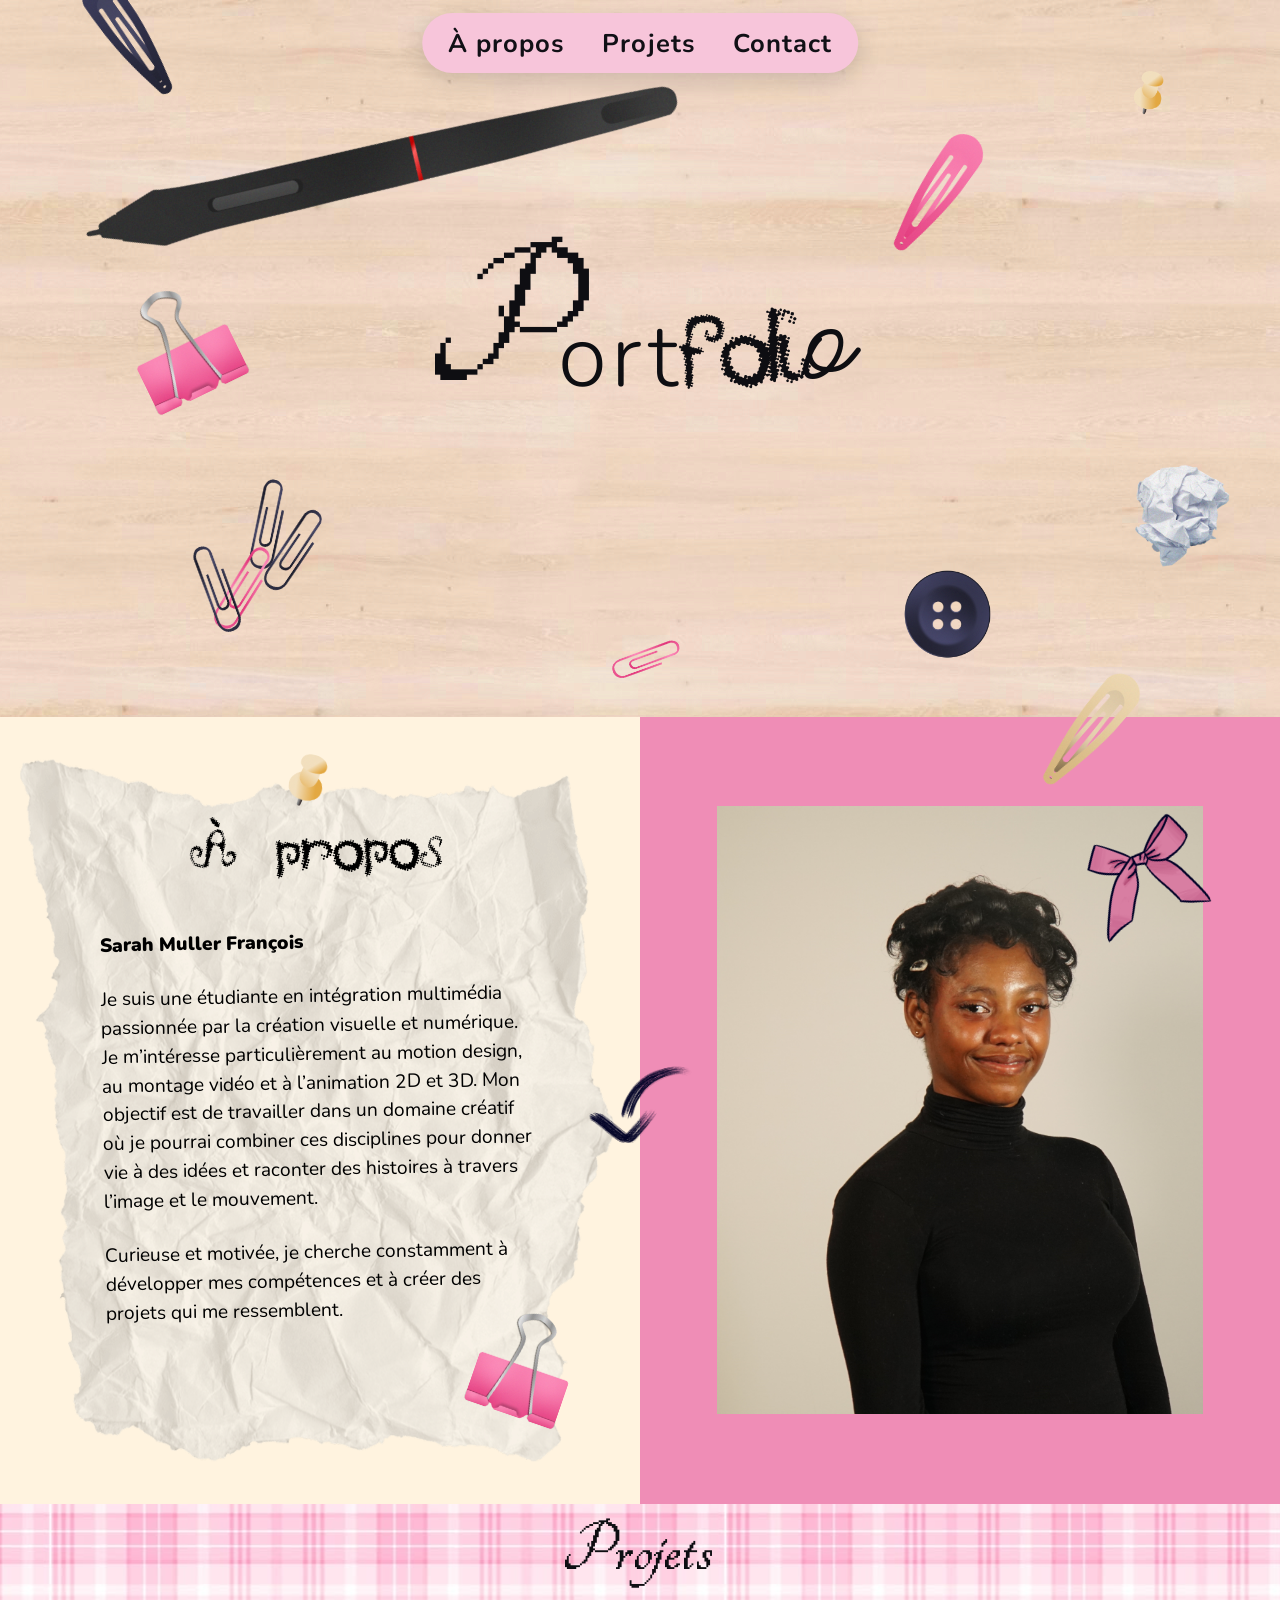
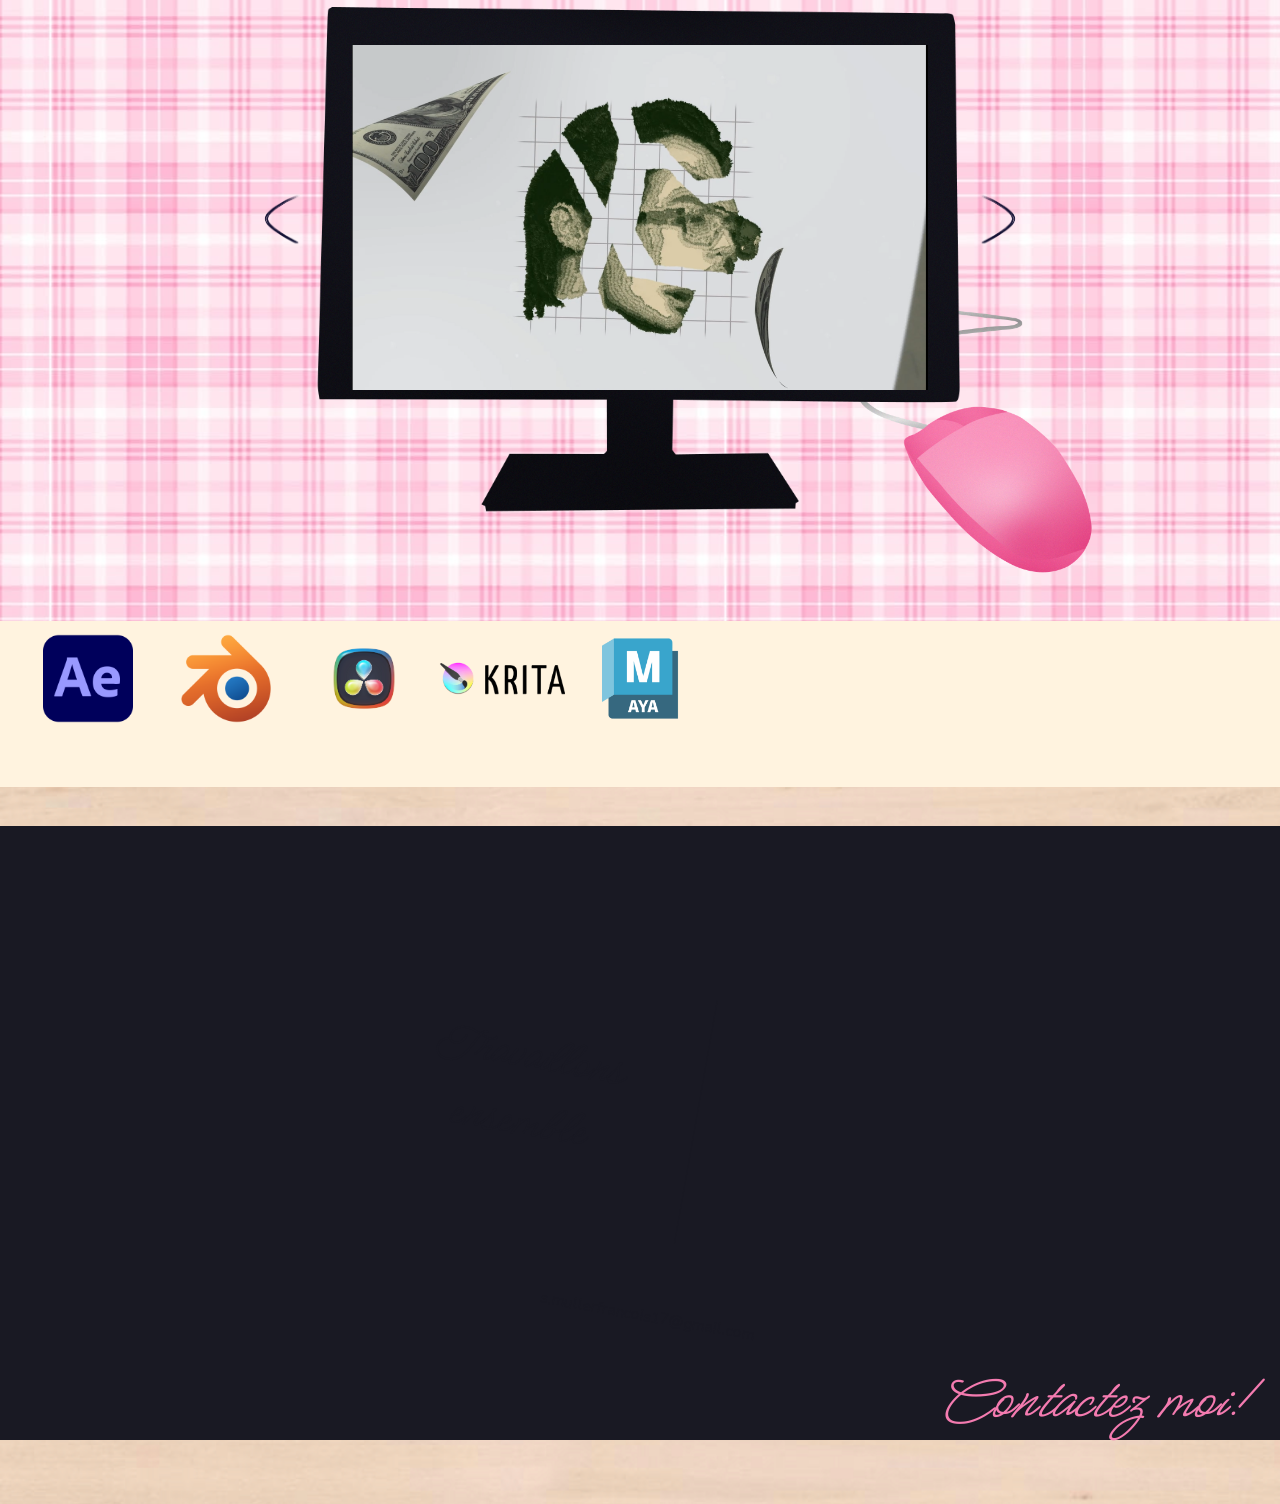
<file: index.html>
<!DOCTYPE html>
<html lang="fr">

<head>
    <meta charset="UTF-8">

    <meta
        name="viewport"
        content="width=device-width, initial-scale=1.0">

    <title>Portfolio Sarah Muller François</title>

        <!-- Charger les bases avant les styles de section. responsive.css arrive en dernier pour adapter la mise en page. La version dans les URL force le navigateur à récupérer les fichiers actualisés. -->
        <link rel="stylesheet" href="css/global.css?v=20261008-photo-16">
        <link rel="stylesheet" href="css/navigation.css?v=20261008-photo-16">
        <link rel="stylesheet" href="css/hero.css?v=20261008-blue-barrette-19">
        <link rel="stylesheet" href="css/about.css?v=20261104-portrait">
        <link rel="stylesheet" href="css/projects.css?v=20261008-mouse-size-24">
        <link rel="stylesheet" href="css/skills.css?v=20261008-skill-labels-23">
        <link rel="stylesheet" href="css/contact.css?v=20261008-photo-16">
        <link rel="stylesheet" href="css/responsive.css?v=20261104-portrait">
</head>

<body>

    <!-- =========================================
         NAVIGATION PRINCIPALE
         ========================================= -->

    <nav
        class="main-nav"
        aria-label="Navigation principale">

        <a href="#a-propos">
            À propos
        </a>

        <a href="#projets">
            Projets
        </a>

        <a href="#contact">
            Contact
        </a>

    </nav>


    <main>

        <!-- =========================================
             BANNIÈRE D’ACCUEIL
             ========================================= -->

        <header class="hero">

            <!-- Repère des images décoratives ; main.js découpe le titre en lettres pour son animation. -->
            <div class="hero__art">

                <h1
                    class="hero__title"
                    id="hero-title">
                    Portfolio
                </h1>

                <img
                    src="./maket/illustrations/bouton_illustration.png"
                    alt="Image bouton bleu"
                    class="bouton-bleu" loading="lazy" decoding="async">

                <img
                    src="./maket/illustrations/barrette_beige_illustration.png"
                    alt="Image barrette beige"
                    class="barrette-beige" loading="lazy" decoding="async">

                <img
                    src="./maket/illustrations/barrette_bleu_illustration.png"
                    alt="Image barrette bleu"
                    class="barrette-bleu" loading="lazy" decoding="async">

                <img
                    src="./maket/illustrations/barrette_rose_illustration.png"
                    alt="Image barrette rose"
                    class="barrette-rose" loading="lazy" decoding="async">

                <img
                    src="./maket/illustrations/trombone_bleu_illustration.png"
                    alt="Image trombone bleu"
                    class="trombone-bleu trombone-bleu--first" loading="lazy" decoding="async">

                <img
                    src="./maket/illustrations/trombone_rose_illustration.png"
                    alt="Image trombone rose"
                    class="trombone-rose" loading="lazy" decoding="async">

                <img
                    src="./maket/illustrations/pin_illustration.png"
                    alt="Image pin"
                    class="pin" loading="lazy" decoding="async">

                <img
                    src="./maket/illustrations/trombone_bleu_illustration--second.png"
                    alt="Image deuxième trombone bleu"
                    class="trombone-bleu trombone-bleu--second" loading="lazy" decoding="async">

                <img
                    src="./maket/illustrations/trombone_rose_illustration.png"
                    alt="Image trombone rose"
                    class="trombone-rose trombone-rose--second" loading="lazy" decoding="async">

                <img
                    src="./maket/illustrations/trombone_bleu_illustration--third.png"
                    alt="Image troisième trombone bleu"
                    class="trombone-bleu trombone-bleu--third" loading="lazy" decoding="async">

                <img
                    src="./maket/illustrations/xppen_pen_illustration.png"
                    alt="Image xppen"
                    class="xppen" loading="lazy" decoding="async">

                <img
                    src="./maket/illustrations/clip_illustration.png"
                    alt="Image clip"
                    class="clip" loading="lazy" decoding="async">

                <img
                    src="./maket/illustrations/paperball_iillustration.png"
                    alt="Image paperball"
                    class="paperball" loading="lazy" decoding="async">

            </div>

        </header>


        <!-- =========================================
             À PROPOS
             ========================================= -->

        <section
            class="about"
            id="a-propos"
            aria-labelledby="about-title">

            <!-- Texte sur une texture ajoutée en CSS ; les décorations restent indépendantes du contenu. -->
            <article class="about__paper">

                <img
                    src="./maket/illustrations/pin_illustration.png"
                    alt=""
                    class="about__pin"
                    aria-hidden="true" loading="lazy" decoding="async">

                <h2 id="about-title">
                    À propos
                </h2>

                <p class="about__name"><strong>Sarah Muller François</strong></p>

                <p>
                    Je suis une étudiante en intégration multimédia passionnée par la création visuelle et numérique. Je m’intéresse particulièrement au motion design, au montage vidéo et à l’animation 2D et 3D. Mon objectif est de travailler dans un domaine créatif où je pourrai combiner ces disciplines pour donner vie à des idées et raconter des histoires à travers l’image et le mouvement. 
                </p>

                <p>
                    Curieuse et motivée, je cherche constamment à développer mes compétences et à créer des projets qui me ressemblent.
                </p>

                <img
                    src="./maket/illustrations/clip_illustration.png"
                    alt=""
                    class="about__clip"
                    aria-hidden="true" loading="lazy" decoding="async">

            </article>

            <!-- Cadre réservé à la photo et nœud décoratif. -->
            <article class="about__pink-panel">

                <div
                    class="about__image-placeholder">
                    <!-- Portrait de la section À propos. -->
                    <img
                        src="./assets/Img/Photo_a_propos.JPG"
                        alt="Portrait de Sarah Muller François"
                        class="about__photo"
                        loading="lazy" decoding="async">
                </div>

                <img
                    src="./maket/illustrations/noeu_papillon.png"
                    alt="Noeud rose décoratif"
                    class="about__bow" loading="lazy" decoding="async">

            </article>

            <img
                src="./assets/fleches/fleche_1.png"
                alt=""
                class="about__arrow"
                aria-hidden="true" loading="lazy" decoding="async">

        </section>


        <!-- =========================================
             PROJETS
             ========================================= -->

        <section
            class="projects"
            id="projets"
            aria-labelledby="projects-title">

            <div class="projects__stage">

                <h2
                    id="projects-title"
                    class="projects__title">
                    Projets
                </h2>

                <!-- Écran au calque 1 ; souris au calque 0 derrière lui ; carrousel au calque 3. -->
                <img
                    src="./maket/illustrations/ecran.png"
                    alt=""
                    class="projects__screen"
                    aria-hidden="true" loading="lazy" decoding="async">

                <img
                    src="./maket/illustrations/souris.png"
                    alt=""
                    class="projects__mouse"
                    aria-hidden="true" loading="lazy" decoding="async">

                <!-- Les attributs data-project-* permettent au JavaScript de trouver les boutons et la zone à remplacer. -->
                <div
                    class="projects__carousel"
                    data-project-carousel
                    aria-label="Aperçu de mes projets">

                    <button
                        type="button"
                        class="projects__arrow projects__arrow--prev"
                        data-project-prev
                        aria-label="Projet précédent">

                        <img
                            src="./assets/fleches/fleche_5.png"
                            alt=""
                            class="projects__arrow-icon"
                            aria-hidden="true" loading="lazy" decoding="async">

                    </button>

                    <div
                        class="projects__slot"
                        data-project-slot>

                        <!-- Carte initiale : remplacée par les données chargées depuis data/projects.json. -->
                        <a
                            class="project-card project-card--dark project-card--hyunjin"
                            href="projet.html?project=hyunjin"
                            aria-label="Hyunjin.aep, catégorie Montage vidéo">

                            <span class="project-card__media">

                                <span
                                    class="project-card__graphic project-card__graphic--hyunjin"
                                    aria-hidden="true">
                                </span>

                            </span>

                            <span class="project-card__content">

                                <span class="project-card__eyebrow">
                                    Projet 1
                                </span>

                                <span class="project-card__name">
                                    Hyunjin.aep
                                </span>

                                <span class="project-card__category">
                                    Montage vidéo
                                </span>

                            </span>

                        </a>

                    </div>

                    <button
                        type="button"
                        class="projects__arrow projects__arrow--next"
                        data-project-next
                        aria-label="Projet suivant">

                        <img
                            src="./assets/fleches/fleche_5.png"
                            alt=""
                            class="projects__arrow-icon"
                            aria-hidden="true" loading="lazy" decoding="async">

                    </button>
                </div>

            </div>

        </section>


        <!-- =========================================
             LOGICIELS / COMPÉTENCES
             ========================================= -->

        <section
            class="skills"
            id="logiciels-competences"
            aria-labelledby="skills-title">

            <!-- Chaque figure associe une icône au nom révélé au survol dans skills.css. -->
            <ul
                class="skills__list"
                aria-label="Logiciels et compétences">

                <li class="skills__item">

                    <figure class="skill-card">

                        <img
                            src="./assets/icones/adobe-after-effects-cc-icon.png"
                            alt="Adobe After Effects"
                            class="skill-card__icon" loading="lazy" decoding="async">

                        <figcaption class="skill-card__label">
                            After Effects
                        </figcaption>

                    </figure>

                </li>

                <li class="skills__item">

                    <figure class="skill-card">

                        <img
                            src="./assets/icones/Blender-Logo.png"
                            alt="Blender"
                            class="skill-card__icon" loading="lazy" decoding="async">

                        <figcaption class="skill-card__label">
                            Blender
                        </figcaption>

                    </figure>

                </li>

                <li class="skills__item">

                    <figure class="skill-card">

                        <img
                            src="./assets/icones/davinci_logo.webp"
                            alt="DaVinci Resolve"
                            class="skill-card__icon" loading="lazy" decoding="async">

                        <figcaption class="skill-card__label">
                            DaVinci Resolve
                        </figcaption>

                    </figure>

                </li>

                <li class="skills__item">

                    <figure class="skill-card">

                        <img
                            src="./assets/icones/krita-logo.png"
                            alt="Krita"
                            class="skill-card__icon skill-card__icon--krita" loading="lazy" decoding="async">

                        <figcaption class="skill-card__label">
                            Krita
                        </figcaption>

                    </figure>

                </li>

                <li class="skills__item">

                    <figure class="skill-card">

                        <img
                            src="./assets/icones/maya_logo.png"
                            alt="Maya"
                            class="skill-card__icon skill-card__icon--maya" loading="lazy" decoding="async">

                        <figcaption class="skill-card__label">
                            Maya
                        </figcaption>

                    </figure>

                </li>

                <li class="skills__item">

                    <figure class="skill-card">

                        <img
                            src="./assets/icones/Visual-Studio-Logo.png"
                            alt="Visual Studio"
                            class="skill-card__icon skill-card__icon--vs" loading="lazy" decoding="async">

                        <figcaption class="skill-card__label">
                            Visual Studio
                        </figcaption>

                    </figure>

                </li>

                <li class="skills__item">

                    <figure class="skill-card">

                        <img
                            src="./assets/icones/html_icone.png"
                            alt="HTML"
                            class="skill-card__icon" loading="lazy" decoding="async">

                        <figcaption class="skill-card__label">
                            HTML
                        </figcaption>

                    </figure>

                </li>

                <li class="skills__item">

                    <figure class="skill-card">

                        <img
                            src="./assets/icones/css_icone.png"
                            alt="CSS"
                            class="skill-card__icon" loading="lazy" decoding="async">

                        <figcaption class="skill-card__label">
                            CSS
                        </figcaption>

                    </figure>

                </li>

                <li class="skills__item">

                    <figure class="skill-card">

                        <img
                            src="./assets/icones/wordpress.png"
                            alt="Wordpress"
                            class="skill-card__icon skill-card__icon--wordpress" loading="lazy" decoding="async">

                        <figcaption class="skill-card__label">
                            Wordpress
                        </figcaption>

                    </figure>

                </li>

            </ul>

        </section>


        <!-- =========================================
             CONTACT
             ========================================= -->

        <section
            class="contact"
            id="contact"
            aria-labelledby="contact-title">

            <!-- Fond en bois séparé de la zone sombre pour conserver les bandes autour de la composition. -->
            <div class="contact__wood"></div>

            <div class="contact__stage">

                <img
                    src="./maket/illustrations/enveloppe_illustration.png"
                    alt=""
                    class="contact__envelope"
                    aria-hidden="true" loading="lazy" decoding="async">

                <!-- La carte regroupe image, texte, séparation, réseaux et courriel : tout suit sa rotation. -->
                <div class="contact__card">

                    <img
                        src="./maket/illustrations/Carte.png"
                        alt=""
                        class="contact__card-image" loading="lazy" decoding="async">

                    <div class="contact__card-text">

                        <p>
                            <span class="contact__text-desktop">Vous pouvez me retrouver<br>sur mes réseaux.</span>
                            <span class="contact__text-mobile">Travaillons<br>ensemble</span>
                        </p>

                    </div>

                    <div class="contact__card-line"></div>

                    <div class="contact__card-socials">

                        <!-- Lien vers mon profil LinkedIn. -->
                        <a
                            href="https://www.linkedin.com/in/sarah-muller-fran%C3%A7ois-43366a449"
                            class="contact__card-social contact__card-social--indeed"
                            aria-label="Mon profil LinkedIn"
                            target="_blank"
                            rel="noopener noreferrer">

                            <img
                                src="./assets/icones/linkedin.png"
                                alt="LinkedIn" loading="lazy" decoding="async">

                        </a>

                        <!-- Remplacer # par l’adresse réelle du profil. -->
                        <a
                            href="https://www.instagram.com/ctrlzilla_/"
                            class="contact__card-social contact__card-social--instagram"
                            aria-label="Mon Instagram">

                            <img
                                src="./assets/icones/instagram.png"
                                alt="Mon Instagram" loading="lazy" decoding="async">

                        </a>

                    </div>

                    <div class="contact__card-email">

                        <a href="mailto:s.mullerfrancois17@gmail.com">
                            s.mullerfrancois17@gmail.com
                        </a>

                    </div>

                </div>

                <img
                    src="./assets/fleches/flecheR_1.png"
                    alt=""
                    class="contact__arrow"
                    aria-hidden="true" loading="lazy" decoding="async">

                <div class="contact__message">

                    <h2 id="contact-title">
                        Contactez moi!
                    </h2>

                </div>

            </div>

        </section>

    </main>


    <!-- Le module charge les projets puis initialise les interactions après le HTML. -->
    <script
        type="module"
        src="js/main.js?v=20261013-feedback">
    </script>

</body>

</html>
</file>
<file: css/global.css>
/* Base commune aux deux pages : couleurs, polices locales, fond en bois et largeur des sections. Les variables définies dans :root sont réutilisées avec var(). */

/* =========================================================
   STYLES GLOBAUX DU PORTFOLIO
   ========================================================= */

/* Palette commune : modifier une variable met à jour tous les éléments qui l’utilisent. */
:root {
    --black: #03070d;
    --board-bg: #FFF3DF;
    --board-rim: #f3a7c7;
    --ink: #0e0e12;
    --gray-ink: #1f2233;
    --pink-soft: #f2aac5;
    --pink-strong: #ef8db6;
    --paper: #f4f1eb;
    --metal: #d7c8bd;
    --metal-dark: #b9a99d;
}

/* Inclut les bordures et les marges internes dans la largeur et la hauteur annoncées. */
* {
    box-sizing: border-box;
}

/* Taille de base du texte et défilement doux vers les ancres du menu. */
html {
    font-size: 16px;
    scroll-behavior: smooth;
}

/* Supprime la marge par défaut et répète la texture du bureau en arrière-plan. */
body {
    margin: 0;
    min-height: 100vh;
    position: relative;
    overflow-x: hidden;
    background-image: url("../assets/Img/bois_bureau.png");
    background-repeat: repeat;
    background-position: center top;
    background-size: auto;
}


/* =========================================================
   POLICES
   ========================================================= */

/* Charge une police depuis assets/font ; swap affiche une police de secours pendant le chargement. */
@font-face {
    font-family: "Myrtille Pixel";
    src: url("../assets/font/myrtille-pixel.otf") format("opentype");
    font-display: swap;
}

@font-face {
    font-family: "Mieszkanie";
    src: url("../assets/font/mieszkanie9.otf") format("opentype");
    font-display: swap;
}

@font-face {
    font-family: "Nunito Local";
    src: url("../assets/font/Nunito-VariableFont_wght.ttf") format("truetype");
    font-display: swap;
}

@font-face {
    font-family: "Meow Script";
    src: url("../assets/font/MeowScript-Regular.ttf") format("truetype");
    font-display: swap;
}


/* =========================================================
   CONTENEUR PRINCIPAL
   ========================================================= */

/* Conteneur principal commun : occupe toute la largeur de la page. */
main {
    min-height: 100vh;
    display: block;
    width: 100%;
    max-width: 100%;
    padding: 0 0 2.5rem;
    margin: 0;
    position: relative;
    z-index: 1;
}


/* =========================================================
   LARGEUR DES SECTIONS
   ========================================================= */

.about,
.projects,
.skills,
/* Conteneur de la composition ; réserve les bandes de bois autour de la zone sombre. */
.contact {
    width: 100%;
    max-width: none;
}
</file>
<file: css/navigation.css>
/* Menu fixe au-dessus des sections. Le décalage des ancres évite que les titres soient cachés derrière le menu. */

/* =========================================================
   NAVIGATION PRINCIPALE
   ========================================================= */

/* Centre le menu fixe ; son z-index élevé le garde au-dessus du contenu. */
.main-nav {
    position: fixed;
    top: 2vh;
    left: 50%;
    z-index: 1000;

    display: flex;
    align-items: center;
    justify-content: center;

    gap: 2.5vw;

    transform: translateX(-50%);

    padding:
        1.2vh
        2vw;

    background-color: #f7c5da;

    border-radius: 999px;

    box-shadow:
        0 8px 25px rgba(14, 14, 18, 0.15);

    white-space: nowrap;
}

/* Apparence des liens du menu : police, couleur et transition. */
.main-nav a {
    color: #111016;
    text-decoration: none;

    font-family: "Nunito Local", sans-serif;
    font-size: 1vw;
    font-weight: 700;
    letter-spacing: 0.04em;

    transition:
        color 0.2s ease,
        transform 0.2s ease;
}

/* Retour visuel lorsque le lien est survolé ou sélectionné au clavier. */
.main-nav a:hover,
.main-nav a:focus-visible {
    color: #ffffff;
    transform: translateY(-2px);
    outline: none;
}


/* =========================================================
   DÉFILEMENT VERS LES SECTIONS
   ========================================================= */

/* Décale la destination des ancres sous le menu fixe. */
#a-propos,
#projets,
#contact {
    scroll-margin-top: 12vh;
}
</file>
<file: css/hero.css>
/* Bannière d’accueil : titre lettre par lettre, objets décoratifs et animations d’entrée. responsive.css, chargé ensuite, ajuste les dimensions et la position finale des objets selon la largeur. */

/* =========================================================
   BANNIÈRE D’ACCUEIL
   ========================================================= */

.hero {
    width: 100%;
}

/* Repère de positionnement des objets : leurs coordonnées sont calculées dans cette zone. */
.hero__art {
    position: relative;
    width: 100%;
    height: 100svh;
    min-height: 100vh;
    padding: 0;
}

/* Centre le titre avec translate(-50%, -50%) ; sa taille dépend de la largeur. */
.hero__title {
    position: absolute;
    left: 50%;
    top: 44%;
    transform: translate(-50%, -50%);
    margin: 0;
    z-index: 2;
    text-align: center;
    font-size: clamp(4rem, 10vw, 9rem);
    line-height: 0.9;
    letter-spacing: 0.02em;
    color: var(--ink);
    white-space: nowrap;
}


/* =========================================================
   ANIMATION DU TITRE PORTFOLIO
   ========================================================= */

/* Chaque lettre reçoit un délai via --letter-index et sa police finale via --final-font. */
.hero__title span {
    display: inline-block;
    font-weight: 400;
    animation:
        portfolioFontChange 0.9s steps(1) forwards;
    animation-delay: calc(var(--letter-index) * 0.12s);
    animation-fill-mode: forwards;
}

@keyframes portfolioFontChange {

    0% {
        font-family: "Myrtille Pixel", sans-serif;
    }

    25% {
        font-family: "Mieszkanie", sans-serif;
    }

    50% {
        font-family: "Nunito Local", sans-serif;
    }

    75% {
        font-family: "Meow Script", cursive;
    }

    100% {
        font-family: var(--final-font);
    }

}


/* =========================================================
   POLICE FINALE DE CHAQUE LETTRE
   ========================================================= */

.hero__title span:nth-child(1) {
    --final-font: "Myrtille Pixel";
    font-size: 2em;
    transform: translateY(0.03em);
    margin-right: -0.08em;
}

.hero__title span:nth-child(2) {
    --final-font: "Nunito Local";
    font-size: 0.82em;
    font-weight: 300;
    transform: translateY(0.15em);
    margin-left: -0.30em;
}

.hero__title span:nth-child(3) {
    --final-font: "Nunito Local";
    font-size: 0.82em;
    font-weight: 300;
    transform: translateY(0.15em);
    margin-left: 0.02em;
}

.hero__title span:nth-child(4) {
    --final-font: "Nunito Local";
    font-size: 0.82em;
    font-weight: 300;
    transform: translateY(0.15em);
    margin-left: 0.04em;
}

.hero__title span:nth-child(5) {
    --final-font: "Mieszkanie";
    font-size: 0.98em;
    transform: translateY(0.05em);
    margin-left: -0.01em;
}

.hero__title span:nth-child(6) {
    --final-font: "Mieszkanie";
    font-size: 0.98em;
    transform: translateY(0.05em);
    margin-left: -0.07em;
}

.hero__title span:nth-child(7) {
    --final-font: "Mieszkanie";
    font-size: 0.98em;
    transform: translateY(0.05em);
    margin-left: -0.07em;
}

.hero__title span:nth-child(8) {
    --final-font: "Mieszkanie";
    font-size: 0.98em;
    transform: translateY(0.05em);
    margin-left: -0.05em;
}

.hero__title span:nth-child(9) {
    --final-font: "Meow Script";
    font-size: 1.35em;
    transform: translateY(0.03em);
    margin-left: -0.12em;
}


/* =========================================================
   OBJETS DE LA BANNIÈRE D’ACCUEIL
   ========================================================= */

/* Règles communes aux images décoratives ; height: auto conserve leurs proportions. */
.hero__art img {
    position: absolute;
    width: 120px;
    height: auto;
    max-width: none;
    object-fit: contain;
}


/* ---------------------------------------------------------
   BOUTON BLEU
   --------------------------------------------------------- */

.hero__art .bouton-bleu {
    --hero-rest-transform: rotate(0deg);
    right: 17vw;
    bottom: 6vh;
    width: var(--hero-bouton-size, 320px);
}


/* ---------------------------------------------------------
   BARRETTE BEIGE
   --------------------------------------------------------- */

.hero__art .barrette-beige {
    --hero-rest-transform: translateX(-50%) rotate(40deg);
    left: 85vw;
    bottom: -16vh;
    width: var(--hero-barrette-size, 320px);
    transform:
        translateX(-50%)
        rotate(40deg);
    z-index: 1;
}


/* ---------------------------------------------------------
   BARRETTE BLEUE
   --------------------------------------------------------- */

.hero__art .barrette-bleu {
    --hero-rest-transform: rotate(-35deg);
    left: 2vw;
    top: -8vh;
    width: var(--hero-barrette-size, 320px);
    transform: rotate(-35deg);
}


/* ---------------------------------------------------------
   BARRETTE ROSE
   --------------------------------------------------------- */

.hero__art .barrette-rose {
    --hero-rest-transform: rotate(35deg);
    left: 65vw;
    top: 9vh;
    width: var(--hero-barrette-size, 320px);
    transform: rotate(35deg);
}


/* ---------------------------------------------------------
   TROMBONE BLEU #1
   --------------------------------------------------------- */

.hero__art .trombone-bleu--first {
    --hero-rest-transform: rotate(12deg);
    right: 62vw;
    top: 73vh;
    width: var(--hero-trombone-size, 250px);
    transform: rotate(12deg);
}


/* ---------------------------------------------------------
   TROMBONE BLEU #2
   --------------------------------------------------------- */

.hero__art .trombone-bleu--second {
    --hero-rest-transform: rotate(-20deg);
    left: 17vw;
    bottom: 12vh;
    width: var(--hero-trombone-size, 250px);
    transform: rotate(-20deg);
}


/* ---------------------------------------------------------
   TROMBONE ROSE
   --------------------------------------------------------- */

.hero__art .trombone-rose {
    --hero-rest-transform: rotate(32deg);
    left: 19.5vw;
    bottom: 12vh;
    width: var(--hero-trombone-size, 250px);
    transform: rotate(32deg);
}


/* ---------------------------------------------------------
   TROMBONE ROSE #2
   --------------------------------------------------------- */

.hero__art .trombone-rose--second {
    --hero-rest-transform: rotate(70deg);
    right: 23vw;
    top: 70vh;
    width: var(--hero-trombone-size, 250px);
    transform: rotate(70deg);
}


/* ---------------------------------------------------------
   TROMBONE BLEU #3
   --------------------------------------------------------- */

.hero__art .trombone-bleu--third {
    --hero-rest-transform: rotate(34deg);
    left: 24vw;
    top: 69vh;
    width: var(--hero-trombone-size, 250px);
    transform: rotate(34deg);
}


/* ---------------------------------------------------------
   PUNAISE
   --------------------------------------------------------- */

.hero__art .pin {
    --hero-rest-transform: rotate(0deg);
    right: 2vw;
    top: -4vh;
    width: var(--hero-pin-size, 180px);
}


/* ---------------------------------------------------------
   XP-PEN
   --------------------------------------------------------- */

.hero__art .xppen {
    --hero-rest-transform: rotate(22deg);
    left: 12vw;
    top: -8vh;
    width: var(--hero-xppen-size, 570px);
    transform: rotate(22deg);
}


/* ---------------------------------------------------------
   PINCE
   --------------------------------------------------------- */

.hero__art .clip {
    --hero-rest-transform: rotate(-26deg);
    right: 70vw;
    top: 35vh;
    width: var(--hero-clip-size, 320px);
    transform: rotate(-26deg);
}


/* ---------------------------------------------------------
   BOULE DE PAPIER
   --------------------------------------------------------- */

.hero__art .paperball {
    --hero-rest-transform: rotate(0deg);
    right: 4vw;
    top: 34vh;
    width: var(--hero-paperball-size, 450px);
}


/* =========================================================
   BANNIÈRE D’ACCUEIL — ARRIVÉE DES OBJETS
   ========================================================= */

.hero__art img {
    animation-duration: 1.25s;
    animation-timing-function: cubic-bezier(0.22, 0.8, 0.25, 1);
    animation-fill-mode: both;
}


/* =========================================================
   ANIMATIONS DES OBJETS
   Les déplacements s’ajoutent à --hero-rest-transform.
   À 100 %, chaque objet retrouve exactement sa position responsive.
   ========================================================= */

.hero__art .bouton-bleu {
    animation-name: boutonBleuEnter;
}

.hero__art .barrette-beige {
    animation-name: barretteBeigeEnter;
}

.hero__art .barrette-bleu {
    animation-name: barretteBleuEnter;
}

.hero__art .barrette-rose {
    animation-name: barretteRoseEnter;
}

.hero__art .trombone-bleu--first {
    animation-name: tromboneBlueFirstEnter;
}

.hero__art .trombone-bleu--second {
    animation-name: tromboneBlueSecondEnter;
}

.hero__art .trombone-rose {
    animation-name: tromboneRoseEnter;
}

.hero__art .trombone-rose--second {
    animation-name: tromboneRoseSecondEnter;
}

.hero__art .trombone-bleu--third {
    animation-name: tromboneBlueThirdEnter;
}

.hero__art .pin {
    animation-name: pinEnter;
}

.hero__art .xppen {
    animation-name: xppenEnter;
}

.hero__art .clip {
    animation-name: clipEnter;
}

.hero__art .paperball {
    animation-name: paperballEnter;
}


/* =========================================================
   BOUTON BLEU — ARRIVE DU BAS DROITE
   ========================================================= */

@keyframes boutonBleuEnter {

    0% {
        opacity: 0;
        transform: translate(120vw, 120vh) var(--hero-rest-transform) rotate(-20deg);
    }

    65% {
        opacity: 1;
        transform: translate(-1.5vw, -1.5vh) var(--hero-rest-transform) rotate(3deg);
    }

    82% {
        transform: translate(0.5vw, 0.5vh) var(--hero-rest-transform) rotate(-1deg);
    }

    100% {
        opacity: 1;
        transform: var(--hero-rest-transform);
    }

}


/* =========================================================
   BARRETTE BEIGE — ARRIVE DU BAS DROITE
   ========================================================= */

@keyframes barretteBeigeEnter {

    0% {
        opacity: 0;
        transform: translate(120vw, 120vh) var(--hero-rest-transform) rotate(40deg);
    }

    65% {
        opacity: 1;
        transform: translate(-2vw, -1.5vh) var(--hero-rest-transform) rotate(-5deg);
    }

    82% {
        transform: translate(0.6vw, 0.4vh) var(--hero-rest-transform) rotate(1deg);
    }

    100% {
        opacity: 1;
        transform: var(--hero-rest-transform);
    }

}


/* =========================================================
   BARRETTE BLEUE — ARRIVE DU HAUT GAUCHE
   ========================================================= */

@keyframes barretteBleuEnter {

    0% {
        opacity: 0;
        transform: translate(-120vw, -100vh) var(--hero-rest-transform) rotate(-35deg);
    }

    65% {
        opacity: 1;
        transform: translate(2vw, 1.5vh) var(--hero-rest-transform) rotate(6deg);
    }

    82% {
        transform: translate(-0.6vw, -0.4vh) var(--hero-rest-transform) rotate(-1deg);
    }

    100% {
        opacity: 1;
        transform: var(--hero-rest-transform);
    }

}


/* =========================================================
   BARRETTE ROSE — ARRIVE DU HAUT DROITE
   ========================================================= */

@keyframes barretteRoseEnter {

    0% {
        opacity: 0;
        transform: translate(120vw, -100vh) var(--hero-rest-transform) rotate(45deg);
    }

    65% {
        opacity: 1;
        transform: translate(-2vw, 1.5vh) var(--hero-rest-transform) rotate(6deg);
    }

    82% {
        transform: translate(0.6vw, -0.4vh) var(--hero-rest-transform) rotate(-1deg);
    }

    100% {
        opacity: 1;
        transform: var(--hero-rest-transform);
    }

}


/* =========================================================
   TROMBONE BLEU #1 — ARRIVE DU BAS
   ========================================================= */

@keyframes tromboneBlueFirstEnter {

    0% {
        opacity: 0;
        transform: translate(0, 120vh) var(--hero-rest-transform) rotate(-32deg);
    }

    65% {
        opacity: 1;
        transform: translate(1.5vw, -2vh) var(--hero-rest-transform) rotate(3deg);
    }

    82% {
        transform: translate(-0.5vw, 0.5vh) var(--hero-rest-transform) rotate(1deg);
    }

    100% {
        opacity: 1;
        transform: var(--hero-rest-transform);
    }

}


/* =========================================================
   TROMBONE BLEU #2 — ARRIVE DU BAS GAUCHE
   ========================================================= */

@keyframes tromboneBlueSecondEnter {

    0% {
        opacity: 0;
        transform: translate(-120vw, 100vh) var(--hero-rest-transform) rotate(-40deg);
    }

    65% {
        opacity: 1;
        transform: translate(2vw, -2vh) var(--hero-rest-transform) rotate(6deg);
    }

    82% {
        transform: translate(-0.5vw, 0.5vh) var(--hero-rest-transform) rotate(-1deg);
    }

    100% {
        opacity: 1;
        transform: var(--hero-rest-transform);
    }

}


/* =========================================================
   TROMBONE ROSE — ARRIVE DU BAS GAUCHE
   ========================================================= */

@keyframes tromboneRoseEnter {

    0% {
        opacity: 0;
        transform: translate(-120vw, 100vh) var(--hero-rest-transform) rotate(48deg);
    }

    65% {
        opacity: 1;
        transform: translate(2vw, -2vh) var(--hero-rest-transform) rotate(6deg);
    }

    82% {
        transform: translate(-0.5vw, 0.5vh) var(--hero-rest-transform) rotate(-1deg);
    }

    100% {
        opacity: 1;
        transform: var(--hero-rest-transform);
    }

}


/* =========================================================
   TROMBONE ROSE #2 — ARRIVE DU BAS DROITE
   ========================================================= */

@keyframes tromboneRoseSecondEnter {

    0% {
        opacity: 0;
        transform: translate(120vw, 100vh) var(--hero-rest-transform) rotate(50deg);
    }

    65% {
        opacity: 1;
        transform: translate(-2vw, -2vh) var(--hero-rest-transform) rotate(4deg);
    }

    82% {
        transform: translate(0.5vw, 0.5vh) var(--hero-rest-transform) rotate(-2deg);
    }

    100% {
        opacity: 1;
        transform: var(--hero-rest-transform);
    }

}


/* =========================================================
   TROMBONE BLEU #3 — ARRIVE DU BAS GAUCHE
   ========================================================= */

@keyframes tromboneBlueThirdEnter {

    0% {
        opacity: 0;
        transform: translate(-100vw, 100vh) var(--hero-rest-transform) rotate(56deg);
    }

    65% {
        opacity: 1;
        transform: translate(2vw, -2vh) var(--hero-rest-transform) rotate(6deg);
    }

    82% {
        transform: translate(-0.5vw, 0.5vh) var(--hero-rest-transform) rotate(-1deg);
    }

    100% {
        opacity: 1;
        transform: var(--hero-rest-transform);
    }

}


/* =========================================================
   PUNAISE — ARRIVE DU HAUT DROITE
   ========================================================= */

@keyframes pinEnter {

    0% {
        opacity: 0;
        transform: translate(100vw, -100vh) var(--hero-rest-transform) rotate(35deg);
    }

    65% {
        opacity: 1;
        transform: translate(-2vw, 2vh) var(--hero-rest-transform) rotate(-5deg);
    }

    82% {
        transform: translate(0.5vw, -0.5vh) var(--hero-rest-transform) rotate(2deg);
    }

    100% {
        opacity: 1;
        transform: var(--hero-rest-transform);
    }

}


/* =========================================================
   XP-PEN — ARRIVE DU HAUT GAUCHE
   ========================================================= */

@keyframes xppenEnter {

    0% {
        opacity: 0;
        transform: translate(-120vw, -100vh) var(--hero-rest-transform) rotate(-47deg);
    }

    65% {
        opacity: 1;
        transform: translate(2.5vw, 2vh) var(--hero-rest-transform) rotate(3deg);
    }

    82% {
        transform: translate(-0.7vw, -0.5vh) var(--hero-rest-transform) rotate(-1deg);
    }

    100% {
        opacity: 1;
        transform: var(--hero-rest-transform);
    }

}


/* =========================================================
   PINCE — ARRIVE DE LA GAUCHE
   ========================================================= */

@keyframes clipEnter {

    0% {
        opacity: 0;
        transform: translate(-120vw, 0) var(--hero-rest-transform) rotate(-29deg);
    }

    65% {
        opacity: 1;
        transform: translate(2vw, 0) var(--hero-rest-transform) rotate(6deg);
    }

    82% {
        transform: translate(-0.5vw, 0) var(--hero-rest-transform) rotate(-2deg);
    }

    100% {
        opacity: 1;
        transform: var(--hero-rest-transform);
    }

}


/* =========================================================
   BOULE DE PAPIER — ARRIVE DE LA DROITE
   ========================================================= */

@keyframes paperballEnter {

    0% {
        opacity: 0;
        transform: translate(120vw, 0) var(--hero-rest-transform) rotate(80deg);
    }

    65% {
        opacity: 1;
        transform: translate(-2vw, 0) var(--hero-rest-transform) rotate(-8deg);
    }

    82% {
        transform: translate(0.7vw, 0) var(--hero-rest-transform) rotate(3deg);
    }

    100% {
        opacity: 1;
        transform: var(--hero-rest-transform);
    }

}
</file>
<file: css/about.css>
/* Section À propos : papier à gauche, panneau photo à droite et décorations. responsive.css adapte cette structure aux petits écrans. */

/* =========================================================
   SECTION À PROPOS
   ========================================================= */

/* Deux colonnes et deux couleurs de fond pour séparer le texte et la photo. */
.about {
    position: relative;
    display: grid;
    grid-template-columns: 1fr 1fr;
    width: 100%;
    max-width: 100%;
    min-height: 100vh;
    margin: 0;
    overflow: hidden;

    background:
        linear-gradient(
            90deg,
            var(--board-bg) 0 50%,
            var(--pink-strong) 50% 100%
        );
}


/* =========================================================
   PAPIER
   ========================================================= */

/* Cadre du texte : padding réserve l’espace intérieur et margin centre le papier. */
.about__paper {
    position: relative;

    min-height: calc(120vh - 4rem);
    width: calc(100% - 8vw);

    margin: 2.5rem auto;

    padding:
        8rem
        clamp(3rem, 6vw, 6rem)
        4rem;

    background-color: transparent;

    transform: rotate(-1deg);

    overflow: hidden;

    z-index: 1;
}


/* ---------------------------------------------------------
   IMAGE DE FOND DU PAPIER
   --------------------------------------------------------- */

/* Ajoute la texture dans un calque séparé pour garder le texte lisible. */
.about__paper::before {
    content: "";

    position: absolute;
    inset: 0;

    background-image:
        url("../assets/Img/Crumpled_paper.png");

    background-position: center top;
    background-size: contain;
    background-repeat: no-repeat;

    opacity: 0.7;

    z-index: 0;
}


/* =========================================================
   CONTENU DU PAPIER
   ========================================================= */

/* Place le texte au-dessus de la texture du papier. */
.about__paper h2,
/* Limite la longueur des lignes et règle leur espacement pour la lecture. */
.about__paper p {
    position: relative;

    z-index: 2;

    opacity: 1;
}

.about__paper h2 {
    margin: 0 0 2rem;

    font-family: "Mieszkanie", sans-serif;
    font-weight: 300;

    font-size: 6.2vw;
    line-height: 0.9;
}

.about__paper p {
    max-width: 52ch;

    margin: 0 0 1rem;

    font-family: "Nunito Local", sans-serif;

    font-size: clamp(1.3rem, 2vw, 1.6rem);
    line-height: 1.55;
}


/* =========================================================
   DÉCORATIONS
   ========================================================= */

.about__pin,
.about__clip,
.about__arrow,
.about__bow {
    position: absolute;
}

.about__pin {
    top: 0vw;
    left: 30vh;

    width: 150px;

    transform: rotate(8deg);
}

.about__clip {
    right: 1rem;
    bottom: 0.5rem;

    width: 15vw;

    z-index: 2;

    transform: rotate(20deg);
}


/* =========================================================
   PANNEAU ROSE DE LA PHOTO
   ========================================================= */

/* Fond rose et centrage du cadre prévu pour la photo. */
.about__pink-panel {
    position: relative;

    display: grid;
    place-items: center;

    min-height: 100vh;

    padding: 4rem;

    background: var(--pink-strong);

    transform: rotate(0deg);
}


/* =========================================================
   PHOTO
   ========================================================= */

/* Emplacement de la future photo ; aspect-ratio fixe ses proportions. */
.about__image-placeholder {
    width: min(100%, 700px);
    height: min(100%, 900px);

    aspect-ratio: 1 / 1;

    background-image:
        url("../assets/Img/Photo_a_propos.JPG");

    box-shadow:
        inset 0 0 0 1px rgba(14, 14, 18, 0.2);

    transform: rotate(0deg);
}


/* =========================================================
   NŒUD
   ========================================================= */

.about__bow {
    right: 6%;
    top: 8%;

    width: clamp(100px, 16vw, 320px);

    transform: rotate(-20deg);
}


/* =========================================================
   FLÈCHE
   ========================================================= */

/* Décoration entre le texte et la photo ; ses coordonnées sont relatives à la section. */
.about__arrow {
    left: 41vw;
    bottom: 39vh;

    z-index: 3;

    width: 320px;
}

/* Nom dans la section À propos */
.about__paper .about__name,
.about__paper .about__name strong {
    font-family: "Nunito Local", sans-serif;
    font-weight: 900;
    font-synthesis: weight;
}
</file>
<file: css/projects.css>
/* Section Projets : fond à carreaux, écran, souris et carrousel. Les boutons changent la carte grâce à js/main.js. */

/* =========================================================
   PROJETS — ORDINATEUR ET TABLETTETE
   ========================================================= */

/* Fond à carreaux et cadre de la composition ; overflow masque ce qui dépasse. */
.projects {
    position: relative;

    width: 100%;

    min-height: 105vh;

    margin: 0;

    padding: 0;

    overflow: hidden;

    background-image: url("../assets/Img/plaid.jpg");
    background-repeat: repeat;
    background-position: center top;
    background-size: auto;
}


/* Repère commun de l’écran, de la souris et du carrousel. */
.projects__stage {
    position: relative;

    width: min(100%, 1600px);

    min-height: 105vh;

    margin: 0 auto;

    padding: 0;

    overflow: hidden;
}

.projects__title {
    position: relative;

    z-index: 10;

    margin: 0;

    padding-top: 7vh;

    text-align: center;

    font-family: "Myrtille Pixel", sans-serif;

    font-size: clamp(4rem, 6vw, 7rem);

    font-weight: 400;

    line-height: 0.9;

    color: var(--ink);
}

/* Image de l’écran centrée horizontalement, au-dessus de la souris. */
.projects__screen {
    position: absolute;

    top: 8vh;
    left: 50%;

    z-index: 1;

    display: block;

    width: min(78vw, 1250px);

    height: auto;

    max-width: none;

    transform: translateX(-50%);

    pointer-events: none;
}

/* Calque de la souris derrière l’écran : z-index 0, contre 1 pour l’écran. */
.projects__mouse {
    position: absolute;

    right: 18vw;
    bottom: 4vh;

    z-index: 0;

    display: block;

    width: min(11vw, 175px);

    height: auto;

    pointer-events: none;
}

/* Aligne les flèches et l’emplacement de la carte au-dessus de l’écran. */
.projects__carousel {
    position: absolute;

    top: 27vh;
    right: 6%;
    bottom: 18%;
    left: 6%;

    z-index: 3;

    display: flex;

    align-items: center;

    justify-content: center;

    gap: 2vw;

    margin: 0;
    padding: 0;

    overflow: visible;
}


/* Zone remplacée par JavaScript lors du changement de projet. */
.projects__slot {
    flex: 1 1 auto;

    width: 100%;

    max-width: 760px;

    min-width: 0;
}

/* Bouton du carrousel : conserve une zone cliquable autour de la flèche. */
.projects__arrow {
    flex: 0 0 auto;

    width: clamp(45px, 5vw, 80px);

    height: clamp(45px, 5vw, 80px);

    margin: 0;
    padding: 0;

    border: 0;

    background: transparent;

    display: flex;

    align-items: center;
    justify-content: center;

    cursor: pointer;

    z-index: 10;
}

.projects__arrow-icon {
    display: block;

    width: 100%;
    height: 100%;

    object-fit: contain;

    transition: transform 0.2s ease;
}

.projects__arrow:hover .projects__arrow-icon,
.projects__arrow:focus-visible .projects__arrow-icon {
    transform: scale(1.08);
}

.projects__arrow:focus-visible {
    outline: 2px solid var(--ink);

    outline-offset: 0.4vw;

    border-radius: 50%;
}


/* ---------------------------------------------------------
   FLÈCHE DROITE
   --------------------------------------------------------- */

/* Retourne la même image pour obtenir une flèche vers la droite. */
.projects__arrow--next .projects__arrow-icon {
    transform: scaleX(-1);
}

.projects__arrow--next:hover .projects__arrow-icon,
.projects__arrow--next:focus-visible .projects__arrow-icon {
    transform: scaleX(-1.08) scaleY(1.08);
}


/* =========================================================
   CARTE DE PROJET
   ========================================================= */

/* Lien de prévisualisation : regroupe le média, le titre et la catégorie. */
.project-card {
    display: flex;

    flex-direction: column;

    width: 100%;

    min-width: 0;

    overflow: hidden;

    border-radius: 1.5vw;

    text-decoration: none;

    color: inherit;

    background: var(--paper);

    box-shadow:
        0 1.5vh 3vw rgba(14, 14, 18, 0.22);

    transition:
        transform 0.25s ease,
        box-shadow 0.25s ease;
}

.project-card:hover,
.project-card:focus-visible {
    transform: translateY(-0.6vh);

    box-shadow:
        0 2vh 4vw rgba(14, 14, 18, 0.28);
}

.project-card:focus-visible {
    outline: 2px solid var(--ink);

    outline-offset: 0.4vw;
}

/* Cadre du média : masque les débordements et fixe les proportions de la prévisualisation. */
.project-card__media {
    display: block;

    width: 100%;

    aspect-ratio: 16 / 9;

    overflow: hidden;

    background: #111;
}

/* Prévisualisation utilisant une image de fond plutôt qu’une balise img. */
.project-card__graphic {
    display: block;

    width: 100%;
    height: 100%;

    background-position: center;

    background-repeat: no-repeat;

    background-size: cover;
}

.project-card__graphic--hyunjin {
    background-color: #111;
}

/* Zone des informations de la carte : disposition verticale. */
.project-card__content {
    display: flex;

    flex-direction: column;

    gap: 0.7vh;

    width: 100%;

    padding:
        2.2vh
        2vw
        2.5vh;

    background: #f4f1eb;
}

.project-card__eyebrow {
    font-family: "Nunito Local", sans-serif;

    font-size: clamp(0.75rem, 0.9vw, 1rem);

    font-weight: 700;

    letter-spacing: 0.08em;

    text-transform: uppercase;

    color: var(--gray-ink);
}

.project-card__name {
    font-family: "Myrtille Pixel", sans-serif;

    font-size: clamp(1.8rem, 3vw, 3.5rem);

    line-height: 0.95;

    color: var(--ink);
}

.project-card__category {
    font-family: "Nunito Local", sans-serif;

    font-size: clamp(0.9rem, 1.1vw, 1.2rem);

    line-height: 1.3;

    color: var(--gray-ink);
}
</file>
<file: css/skills.css>
/* Rangée des logiciels : les icônes restent visibles et le nom apparaît au survol. responsive.css ajuste le nombre de colonnes et les tailles. */

/* =========================================================
   LOGICIELS ET COMPÉTENCES — ORDINATEUR ET TABLETTETE
   ========================================================= */

.skills {
    position: relative;

    width: 100%;

    min-height: 45vh;

    margin: 0;

    padding:
        9vh
        4vw
        10vh;

    overflow: hidden;

    background: var(--board-bg);
}


/* ---------------------------------------------------------
   LISTE DES COMPÉTENCES
   --------------------------------------------------------- */

/* Aligne les logiciels et retire les puces de la liste. */
.skills__list {
    display: flex;

    flex-direction: row;

    align-items: center;

    justify-content: center;

    gap: 3vw;

    width: 100%;

    max-width: 1500px;

    margin: 0 auto;

    padding: 0;

    list-style: none;

    flex-wrap: nowrap;
}


/* ---------------------------------------------------------
   ÉLÉMENT DE LA LISTE
   --------------------------------------------------------- */

.skills__item {
    flex: 0 0 auto;

    display: flex;

    justify-content: center;

    align-items: center;
}


/* ---------------------------------------------------------
   CARTE DE COMPÉTENCE
   --------------------------------------------------------- */

/* Cadre d’une icône avec son nom positionné à l’intérieur. */
.skill-card {
    position: relative;

    width: 120px;

    height: 150px;

    margin: 0;

    display: flex;

    align-items: center;

    justify-content: center;

    text-align: center;
}


/* ---------------------------------------------------------
   ICÔNE
   --------------------------------------------------------- */

/* Conserve les proportions du logo et prépare l’animation au survol. */
.skill-card__icon {
    display: block;

    width: 100px;

    height: 100px;

    object-fit: contain;

    transition:
        transform 0.25s ease,
        filter 0.25s ease;
}


.skill-card__icon--krita,
.skill-card__icon--maya,
.skill-card__icon--vs,
.skill-card__icon--wordpress {
    object-fit: contain;
}


/* ---------------------------------------------------------
   EFFET AU SURVOL
   --------------------------------------------------------- */

.skill-card:hover .skill-card__icon {
    transform: scale(1.12);
}


/* ---------------------------------------------------------
   NOM DU LOGICIEL
   Caché avant le survol
   --------------------------------------------------------- */

/* Nom masqué par défaut ; le survol le rend visible sous l’icône. */
.skill-card__label {
    position: absolute;

    left: 50%;

    bottom: 0;

    transform:
        translateX(-50%)
        translateY(8px);

    margin: 0;

    padding: 0;

    white-space: nowrap;

    font-family: "Nunito Local", sans-serif;

    font-size: 0.95rem;

    font-weight: 700;

    line-height: 1;

    color: var(--ink);

    background: none;

    border-radius: 0;

    box-shadow: none;

    opacity: 0;

    visibility: hidden;

    pointer-events: none;

    transition:
        opacity 0.2s ease,
        transform 0.2s ease,
        visibility 0.2s ease;

    z-index: 10;
}

.skill-card:hover .skill-card__label {
    opacity: 1;

    visibility: visible;

    transform:
        translateX(-50%)
        translateY(0);
}


/* Le libellé occupe sa propre ligne sous le logo, sans chevauchement. */
.skill-card { flex-direction: column; justify-content: flex-start; gap: 0.6rem; height: auto; min-height: 150px; }
.skill-card__icon { flex: 0 0 auto; }
.skill-card:hover .skill-card__icon { transform: none; }
.skill-card__label { position: static; flex: 0 0 auto; transform: translateY(6px); white-space: normal; overflow-wrap: anywhere; max-width: 100%; line-height: 1.25; }
.skill-card:hover .skill-card__label { transform: translateY(0); }
</file>
<file: css/contact.css>
/* Composition du contact : fond en bois, zone sombre, enveloppe et carte. Les éléments internes utilisent des pourcentages de la carte pour rester alignés lors du redimensionnement. */

/* =========================================
   CONTACT
========================================= */

/* Conteneur de la composition ; réserve les bandes de bois autour de la zone sombre. */
.contact {
	position: relative;
	width: 100%;
	min-height: 95vh;
	overflow: hidden;
	margin-top: 10vh;
	padding: 7vh 0;
	display: flex;
	align-items: center;
	justify-content: center;
	box-sizing: border-box;
}


/* =========================================
   FOND EN BOIS
========================================= */

/* Calque de fond en bois qui couvre toute la section. */
.contact__wood {
	position: absolute;
	inset: 0;
	background-image: url("../assets/Img/bois_bureau.png");
	background-size: cover;
	background-position: center;
	background-repeat: no-repeat;
	z-index: 0;
}


/* =========================================
   ZONE CENTRALE SOMBRE
========================================= */

/* Repère de positionnement sur le fond sombre. */
.contact__stage {
	position: relative;
	width: 100%;
	min-width: 0;
	height: 80vh;
	background: #191923;
	overflow: visible;
	z-index: 1;
	margin: 0;
}


/* =========================================
   ENVELOPPE
========================================= */

/* Enveloppe décorative derrière la carte ; la rotation donne l’effet posé sur le bureau. */
.contact__envelope {
	position: absolute;
	top: -19vh;
	left: 15vw;
	width: 42vw;
	height: auto;
	z-index: 2;
	object-fit: contain;
	transform: rotate(-10deg);
}


/* =========================================
   CARTE DE CONTACT
========================================= */

/* Cadre de la carte : tous ses éléments internes suivent sa taille et sa rotation. */
.contact__card {
	position: absolute;
	width: 30vw;
	right: 30vw;
	top: 9vh;
	z-index: 3;
	transform: rotate(7deg);
}

.contact__card-image {
	display: block;
	width: 30vw;
	height: auto;
}


/* =========================================
   TEXTE DANS LA CARTE
========================================= */

/* Texte centré dans la moitié gauche de la carte. */
.contact__card-text {
	position: absolute;
	left: 5%;
	top: 50%;
	width: 43%;
	transform: translateY(-50%);
	z-index: 4;
	text-align: center;
}

.contact__card-text p {
	margin: 0;
	font-family: "Nunito Local", sans-serif;
	font-size: 1.2vw;
	line-height: 1.4;
	color: #191923;
}


/* =========================================
   LIGNE DE SÉPARATION DANS LA CARTE
========================================= */

/* Séparation verticale entre le texte et les réseaux. */
.contact__card-line {
	position: absolute;
	left: 52%;
	top: 18%;
	width: 0.12vw;
	height: 64%;
	background: #191923;
	z-index: 4;
}


/* =========================================
   LOGOS DES RÉSEAUX DANS LA CARTE
========================================= */

/* Logos disposés verticalement dans la moitié droite de la carte. */
.contact__card-socials {
	position: absolute;
	left: 57%;
	top: 50%;
	transform: translateY(-50%);
	display: flex;
	flex-direction: column;
	align-items: center;
	justify-content: center;
	gap: 2vh;
	z-index: 5;
}

.contact__card-social {
	display: flex;
	align-items: center;
	justify-content: center;
	transition: transform 0.2s ease;
}

.contact__card-social:hover,
.contact__card-social:focus-visible {
	transform: scale(1.08);
}

.contact__card-social img {
	display: block;
	width: 3.2vw;
	height: auto;
	object-fit: contain;
}


/* =========================================
   COURRIEL DANS LA CARTE
========================================= */

/* Courriel centré en bas de la carte ; nowrap évite de couper l’adresse. */
.contact__card-email {
	position: absolute;
	left: 8%;
	right: 8%;
	bottom: 10%;
	z-index: 5;
	text-align: center;
}

.contact__card-email a {
	font-family: "Nunito Local", sans-serif;
	font-size: 0.9vw;
	color: #191923;
	text-decoration: none;
	white-space: nowrap;
}

.contact__card-email a:hover {
	text-decoration: underline;
}


/* =========================================
   FLÈCHE
========================================= */

/* Flèche décorative reliant le message à la carte. */
.contact__arrow {
	position: absolute;
	width: 8vw;
	height: auto;
	right: 20vw;
	bottom: -3vh;
	z-index: 5;
	transform: rotate(-200deg);
}


/* =========================================
   "CONTACTEZ MOI!"
========================================= */

/* Message de contact placé au premier plan ; ne bloque pas les clics. */
.contact__message {
	position: absolute;
	right: 3vw;
	bottom: -2vh;
	z-index: 6;
	pointer-events: none;
}

.contact__message h2 {
	margin: 0;
	font-family: "Meow Script", sans-serif;
	font-size: clamp(2.8rem, 5vw, 5.5rem);
	font-weight: 400;
	font-style: italic;
	color: #f47bb0;
	white-space: nowrap;
}


/* =========================================
   TABLETTE
========================================= */

@media (max-width: 1000px) {

	.contact {
		min-height: 85vh;
		padding: 6vh 4vw;
	}

	.contact__stage {
		width: 100%;
		min-width: 0;
		height: 70vh;
		margin: 0;
	}

	.contact__envelope {
		width: 44vw;
		height: auto;
		left: 8vw;
		top: 5vh;
		bottom: auto;
	}

	.contact__card {
		width: 38vw;
		right: 8vw;
		top: 8vh;
	}

	.contact__card-image {
		width: 38vw;
	}

	.contact__card-text p {
		font-size: 1.5vw;
	}

	.contact__card-socials {
		gap: 1.5vh;
	}

	.contact__card-social img {
		width: 4vw;
	}

	.contact__card-line {
		width: 0.15vw;
	}

	.contact__card-email {
		bottom: 9%;
	}

	.contact__card-email a {
		font-size: 1.2vw;
	}

	.contact__arrow {
		width: 8vw;
		right: 18vw;
		bottom: 7vh;
	}

	.contact__message {
		right: 1vw;
		bottom: 0;
	}

	.contact__message h2 {
		font-size: clamp(2rem, 5vw, 4rem);
	}
}


/* =========================================
   MOBILE
========================================= */

@media (max-width: 700px) {

	.contact {
		min-height: 100vh;
		padding: 4vh 3vw;
	}

	.contact__stage {
		width: 100%;
		min-width: 0;
		height: 85vh;
		margin: 0;
	}

	.contact__envelope {
		width: 58vw;
		height: auto;
		left: 2vw;
		top: 5vh;
		bottom: auto;
	}

	.contact__card {
		width: 48vw;
		right: 3vw;
		top: 15vh;
	}

	.contact__card-image {
		width: 48vw;
	}

	.contact__card-text {
		left: 4%;
		width: 44%;
	}

	.contact__card-text p {
		font-size: 2vw;
	}

	.contact__card-line {
		left: 52%;
		width: 0.2vw;
		height: 65%;
	}

	.contact__card-socials {
		left: 58%;
		gap: 1.5vh;
	}

	.contact__card-social img {
		width: 5vw;
	}

	.contact__card-email {
		bottom: 8%;
	}

	.contact__card-email a {
		font-size: 1.7vw;
	}

	.contact__arrow {
		width: 10vw;
		right: 20vw;
		bottom: 19vh;
	}

	.contact__message {
		right: 2vw;
		bottom: 5vh;
	}

	.contact__message h2 {
		font-size: clamp(2rem, 9vw, 3.5rem);
	}
}
.contact__text-mobile { display: none; }
</file>
<file: css/responsive.css>
/* Adaptation des sections à la largeur de la fenêtre. Jusqu’à 767 px : composition mobile. À partir de 768 px : composition tablette et ordinateur. Ce fichier est chargé en dernier pour remplacer les règles de base. 1vw vaut 1 % de la largeur de la fenêtre ; 1vh vaut 1 % de sa hauteur. min() limite une taille, clamp() impose une valeur minimale et maximale. */

/* Composition mobile : proportions adaptées à la référence de 430 px. */
@media (max-width: 767px) {
  body { width: 100%; overflow-x: hidden; }
  body:not(.project-page) main { margin: 0; padding: 0; width: 100%; }
  /* Navigation adaptée à cette largeur. */
  .main-nav { position: fixed; top: 3.3vw; left: 50%; width: 66vw; gap: 0; padding: 2vw 3vw; justify-content: space-between; transform: translateX(-50%); border-radius: 999px; }
  .main-nav a { font-size: 3.7vw; letter-spacing: 0; font-weight: 500; }
  /* Bannière : hauteur, titre et placement des objets. */
  .hero, .hero__art { height: 100vw; min-height: 0; max-height: none; padding: 0; }
  .hero__art { overflow: visible; z-index: 2; }
  .hero__title { top: 49%; left: 50%; width: max-content; font-size: 13vw; line-height: .9; letter-spacing: -.03em; }
  .hero__title span:nth-child(1) { font-size: 1.45em; }
  .hero__title span:nth-child(9) { font-size: 1.08em; }
  .hero__art img { max-width: none; min-width: 0; height: auto; opacity: 1; }
  .hero__art .xppen { width: 49vw; left: 16vw; right: auto; top: 10vw; bottom: auto; --hero-rest-transform: rotate(22deg); transform: rotate(22deg); }
  .hero__art .barrette-bleu { width: 22vw; left: 3vw; right: auto; top: 20vw; bottom: auto; --hero-rest-transform: rotate(-35deg); transform: rotate(-35deg); }
  .hero__art .barrette-rose { width: 22vw; left: auto; right: 5vw; top: 20vw; bottom: auto; --hero-rest-transform: rotate(35deg); transform: rotate(35deg); }
  .hero__art .pin { width: 9vw; left: auto; right: 2vw; top: 18vw; bottom: auto; }
  .hero__art .clip { width: 24vw; left: 0; right: auto; top: 64vw; bottom: auto; --hero-rest-transform: rotate(-26deg); transform: rotate(-26deg); }
  .hero__art .paperball { width: 24vw; left: auto; right: 0; top: 67vw; bottom: auto; }
  .hero__art .bouton-bleu { width: 18vw; left: auto; right: 23vw; top: 67vw; bottom: auto; }
  .hero__art .trombone-bleu--second { width: 20vw; left: 6vw; right: auto; top: 77vw; bottom: auto; --hero-rest-transform: rotate(-20deg); transform: rotate(-20deg); }
  .hero__art .trombone-rose:not(.trombone-rose--second) { width: 20vw; left: 9vw; right: auto; top: 78vw; bottom: auto; --hero-rest-transform: rotate(32deg); transform: rotate(32deg); }
  .hero__art .trombone-bleu--third { width: 20vw; left: 16vw; right: auto; top: 80vw; bottom: auto; --hero-rest-transform: rotate(34deg); transform: rotate(34deg); }
  .hero__art .trombone-bleu--first { display: none; }
  .hero__art .trombone-rose--second { width: 14vw; left: 44vw; right: auto; top: 80vw; bottom: auto; --hero-rest-transform: rotate(70deg); transform: rotate(70deg); }
  .hero__art .barrette-beige { width: 20vw; left: auto; right: 8vw; top: 84vw; bottom: auto; --hero-rest-transform: rotate(40deg); transform: rotate(40deg); z-index: 5; }

  /* À propos : disposition du texte, de la photo et des décorations. */
  .about { display: block; height: auto; min-height: 0; padding: 5vw 0 10vw; margin: 0; overflow: visible; background: linear-gradient(#f4eee5dd, #f4eee5dd); position: relative; }
  .about__paper { width: 72vw; height: auto; min-height: 62vw; margin: 0 auto; padding: 10vw 8vw 9vw; transform: none; opacity: 1; overflow: visible; }
  .about__paper::before { background-size: 100% 100%; background-position: center; opacity: 0.7; }
  .about__paper h2 { margin: 0 0 3vw; font-size: 4.7vw; line-height: 1; text-align: center; }
  .about__paper p { margin: 0 0 2vw; font-size: clamp(11px, 2.7vw, 18px); line-height: 1.35; }
  .about__pin { top: -1vw; left: 45%; width: 8vw; transform: none; z-index: 3; }
  .about__clip { right: -2vw; bottom: 0; width: 16vw; transform: rotate(20deg); z-index: 4; }
  .about__pink-panel { display: block; position: relative; left: auto; bottom: auto; width: 28vw; height: 33vw; min-height: 0; margin: -3vw 0 5vw 10vw; padding: 3vw; background: #f582b5; transform: rotate(-20deg); z-index: 6; }
  .about__image-placeholder { width: 100%; height: 100%; aspect-ratio: auto; transform: none; background: white; box-shadow: none; }
  .about__bow { top: -1vw; right: 0; width: 9vw; transform: rotate(20deg); }
  .about__arrow { left: 37vw; right: auto; bottom: 30vw; width: 18vw; transform: rotate(55deg); z-index: 6; }

  /* Projets sur mobile : carte seule, sans écran ni souris. */
  .projects { min-height: 0; margin: 0; padding: 1vw; overflow: hidden; background-image: url("../assets/Img/plaid.jpg"); }
  .projects__stage { position: relative; width: 100%; min-height: 0; margin: 0; padding: 0; overflow: visible; }
  .projects__title, .projects__screen, .projects__mouse { display: none; }
  .projects__carousel { position: relative; inset: auto; display: block; width: 100%; margin: 0; padding: 0; border: 1px solid #191923; }
  .projects__slot { width: 100%; max-width: none; min-width: 0; margin: 0; }
  .projects .project-card { position: relative; display: block; width: 100%; margin: 0; border-radius: 0; box-shadow: none; background: #d6d8d8; }
  .projects .project-card__media { display: block; width: 100%; height: 65vw; min-height: 0; aspect-ratio: auto; overflow: hidden; }
  .projects .project-card__image, .projects .project-card__graphic { display: block; width: 100%; height: 100%; object-fit: cover; background-size: cover; }
  .projects .project-card__content { padding: 1vw 1vw .5vw; gap: 0; background: #d6d8d8; }
  .projects .project-card__eyebrow { display: none; }
  .projects .project-card__name { font-family: "Nunito Local", sans-serif; font-size: 7vw; line-height: 1; }
  .projects .project-card__category { font-size: 3.5vw; line-height: 1.3; }
  .projects__arrow { position: absolute; top: 50%; bottom: auto; width: 10vw; height: 12vw; min-width: 0; min-height: 0; margin: 0; padding: 0; transform: translateY(-50%); z-index: 10; }
  .projects__arrow--prev { left: 1vw; right: auto; }
  .projects__arrow--next { right: 1vw; left: auto; }

  /* Logiciels : taille des icônes et répartition dans la rangée. */
  .skills { min-height: 0; padding: 2vw 1vw 3vw; background: #fff4de; overflow: visible; }
  .skills__list { display: flex; flex-wrap: nowrap; gap: 1vw; width: 100%; justify-content: space-between; }
  .skills__item { flex: 1 1 0; min-width: 0; }
  .skills__item:nth-child(9) { display: none; }
  .skill-card { width: 100%; height: 10vw; max-width: none; margin: 0; }
  .skill-card__icon { width: 100%; height: 10vw; max-width: 100%; max-height: none; object-fit: contain; }
  .skill-card__label { font-size: 2.5vw; }

  /* Contact : placement de l’enveloppe, de la carte et de ses éléments. */
  .contact { width: 100%; height: 80vw; min-height: 0; margin: 0; padding: 8vw 0 11vw; overflow: hidden; }
  .contact__stage { width: 100%; height: 61vw; min-height: 0; margin: 0; overflow: visible; background: #1e1e2a; }
  .contact__card { width: 63vw; right: 20vw; top: 0; transform: rotate(8deg); z-index: 3; }
  .contact__card-image { width: 100%; height: auto; }
  .contact__card-text { left: 5%; top: 42%; width: 43%; }
  .contact__card-text p { font-family: "Meow Script", cursive; font-size: 5vw; line-height: 1.2; }
  .contact__card-line { left: 52%; top: 18%; width: 1px; height: 55%; }
  .contact__card-socials { left: 64%; top: 43%; gap: 5vw; }
  .contact__card-social img { width: 8vw; height: 8vw; object-fit: contain; }
  .contact__card-email { left: 8%; right: 8%; bottom: 12%; }
  .contact__card-email a { font-size: 2.1vw; white-space: nowrap; }
  .contact__envelope { width: 30vw; height: auto; left: 3vw; right: auto; top: auto; bottom: -1vw; transform: rotate(-10deg); z-index: 4; }
  .contact__arrow { width: 19vw; right: 16vw; bottom: 5vw; transform: rotate(-200deg); }
  .contact__message { right: 3vw; bottom: 1vw; }
  .contact__message h2 { font-size: 6vw; }
  .contact__text-desktop { display: none; }
  .contact__text-mobile { display: inline; }
  #a-propos, #projets, #contact { scroll-margin-top: 16vw; }
}


/* Composition de référence pour tablette et ordinateur. */
.hero { position: relative; z-index: 10; overflow: visible; }
.hero__art { overflow: visible; }
.hero__art .barrette-beige { z-index: 20; }
.about { isolation: isolate; z-index: 1; }
@media (min-width: 768px) {
  body:not(.project-page) main { padding: 0; }
  /* Navigation adaptée à cette largeur. */
  .main-nav { top: 1vw; gap: 3vw; padding: 1vw 2vw; }
  .main-nav a { font-size: clamp(14px, 2vw, 28px); }
  /* Bannière : hauteur, titre et placement des objets. */
  .hero, .hero__art { height: 56vw; min-height: 0; }
  .hero__title { top: 45%; font-size: 8.5vw; }
  .hero__art img { height: auto; }
  .hero__art .xppen { width: min(40vw, 760px); left: 10vw; right: auto; top: -7vw; bottom: auto; --hero-rest-transform: rotate(32deg); transform: rotate(32deg); }
  .hero__art .barrette-bleu { width: min(16vw, 300px); left: 2vw; top: -5vw; }
  .hero__art .barrette-rose { width: min(16vw, 300px); left: 65vw; top: 7vw; }
  .hero__art .pin { width: min(6.5vw, 120px); right: 7vw; top: 4vw; }
  /* Pince abaissée pour laisser un espace sous le XP-Pen. */
  .hero__art .clip { width: min(16vw, 300px); right: 78vw; top: 19vw; }
  .hero__art .paperball { width: min(16vw, 300px); right: 0; top: 32vw; }
  .hero__art .bouton-bleu { width: min(12vw, 220px); right: 20vw; bottom: 2vw; }
  .hero__art .trombone-bleu--first { width: min(14vw, 260px); right: 72vw; top: 34vw; }
  .hero__art .trombone-bleu--second { width: min(14vw, 260px); left: 10vw; bottom: 3vw; }
  .hero__art .trombone-rose { width: min(14vw, 260px); left: 12vw; bottom: 3vw; }
  .hero__art .trombone-bleu--third { width: min(14vw, 260px); left: 16vw; top: 36vw; }
  .hero__art .trombone-rose--second { width: min(11vw, 200px); left: auto; right: 44vw; top: 46vw; }
  .hero__art .barrette-beige { width: min(16vw, 300px); left: 85vw; bottom: -9vw; }

  /* À propos : disposition du texte, de la photo et des décorations. */
  .about { display: grid; grid-template-columns: minmax(0, 1fr) minmax(0, 1fr); width: 100%; min-height: 56vw; background: linear-gradient(90deg, var(--board-bg) 50%, var(--pink-strong) 50%); }
  .about__paper { min-width: 0; width: 46vw; min-height: 50vw; margin: 3vw auto; padding: 5vw 6vw 8vw; overflow: visible; }
  .about__paper::before { background-size: 100% 100%; opacity: 0.7; }
  .about__paper h2 { font-size: 5vw; text-align: center; margin: 0 0 4vw; }
  .about__paper p { font-size: clamp(14px, 1.5vw, 26px); line-height: 1.5; margin-bottom: 2vw; }
  .about__pin { width: 8vw; left: 40%; top: -2vw; }
  .about__clip { width: 15vw; right: 0; bottom: 0; }
  .about__pink-panel { min-width: 0; width: 100%; min-height: 56vw; padding: 7vw 6vw; }
  .about__image-placeholder { width: 100%; min-width: 0; height: auto; aspect-ratio: 4 / 5; max-width: 100%; background: white; }
  .about__bow { width: 18vw; right: 2vw; top: 3vw; }
  .about__arrow { width: 19vw; left: 40vw; bottom: 20vw; }

  /* Projets sur tablette et ordinateur : carte cadrée dans l’écran. */
  .projects, .projects__stage { width: 100%; min-height: 56vw; height: 56vw; }
  .projects__stage { max-width: none; }
  .projects__title { padding-top: 1vw; font-size: 6vw; }
  .projects__screen { width: 62vw; max-width: none; top: -6vw; left: 50%; }
  .projects__mouse { width: 25vw; right: 11vw; bottom: 2vw; }
  .projects__carousel { top: 11vw; bottom: auto; left: 17vw; right: 17vw; height: 27vw; gap: 3vw; }
  .projects__slot { flex: 0 0 45vw; width: 45vw; max-width: 45vw; }
  .projects__arrow { width: 5vw; height: 7vw; }
  .projects .project-card { position: relative; height: 27vw; border-radius: 0; box-shadow: none; background: #d6d8d8; }
  .projects .project-card__media { width: 100%; height: 100%; aspect-ratio: auto; }
  .projects .project-card__image, .projects .project-card__graphic { display: block; width: 100%; height: 100%; object-fit: cover; }
  .projects .project-card__content { position: absolute; inset: 0; padding: 1vw; background: transparent; pointer-events: none; }
  .projects .project-card__eyebrow { display: none; }
  .projects .project-card__name { align-self: flex-start; font-family: "Nunito Local", sans-serif; font-size: 2.8vw; line-height: 1.1; border-bottom: 2px solid var(--ink); background: #d6d8d8cc; }
  .projects .project-card__category { margin-top: auto; align-self: flex-end; font-size: 1.6vw; background: #d6d8d8cc; border-bottom: 1px solid var(--ink); }

  /* Logiciels : taille des icônes et répartition dans la rangée. */
  .skills { min-height: 0; padding: 1vw 2vw 2vw; }
  .skills__list { display: grid; grid-template-columns: repeat(9, minmax(0, 1fr)); width: 100%; max-width: none; gap: 1vw; }
  .skills__item, .skill-card { min-width: 0; max-width: 100%; }
  .skill-card { width: 100%; height: 8vw; }
  .skill-card__icon { width: 100%; height: 7vw; max-width: 100%; object-fit: contain; }
  .skill-card__label { font-size: 1vw; }

  /* Contact : placement de l’enveloppe, de la carte et de ses éléments. */
  .contact { min-height: 0; height: 56vw; margin: 0; padding: 3vw 0 5vw; }
  .contact__stage { width: 100%; height: 48vw; min-height: 0; margin: 0; }
  .contact__envelope { width: 60vw; top: -6vw; left: -6vw; right: auto; bottom: auto; transform: rotate(-10deg); }
  .contact__card { width: 54vw; top: 7vw; right: 20vw; transform: rotate(10deg); }
  .contact__card-image { width: 100%; }
  .contact__card-text { left: 5%; top: 45%; width: 43%; }
  .contact__card-text p { font-family: "Meow Script", cursive; font-size: 4vw; line-height: 1.3; }
  .contact__text-desktop { display: none; }
  .contact__text-mobile { display: inline; }
  .contact__card-socials { left: 64%; top: 45%; gap: 4vw; }
  .contact__card-social img { width: 6vw; height: 6vw; object-fit: contain; }
  .contact__card-line { top: 18%; height: 55%; width: 1px; }
  .contact__card-email { bottom: 8%; }
  .contact__card-email a { font-size: 1.2vw; }
  .contact__arrow { right: 18vw; bottom: 1vw; width: 15vw; }
  .contact__message { right: 2vw; bottom: 0; }
  .contact__message h2 { font-size: 5vw; }
}

/* =========================================================
   PROJETS — SURVOL, DÉGRADÉ TRANSPARENT ET ZOOM
   Placé après les règles de taille pour tous les écrans.
   ========================================================= */

/* Cadre fixe : l’image agrandie reste à l’intérieur de l’écran. */
.projects .project-card {
  position: relative;
  background: transparent;
  isolation: isolate;
}

/* Supprime l’ancien déplacement de toute la carte au survol. */
.projects .project-card:hover,
.projects .project-card:focus-visible {
  transform: none;
  box-shadow: none;
}

/* Zoom léger de 4 % du média ; changer 1.04 pour ajuster sa force. */
.projects .project-card__image,
.projects .project-card__graphic {
  transform: scale(1);
  transition: transform 0.4s ease;
}
.projects .project-card:hover .project-card__image,
.projects .project-card:hover .project-card__graphic,
.projects .project-card:focus-visible .project-card__image,
.projects .project-card:focus-visible .project-card__graphic {
  transform: scale(1.04);
}

/* Texte superposé au média : dégradé sombre de 0 à 28 % d’opacité.
   opacity: 0 masque les informations au repos, sans aplat de couleur. */
.projects .project-card__content {
  position: absolute;
  inset: 0;
  z-index: 1;
  display: flex;
  flex-direction: column;
  justify-content: flex-end;
  gap: 0.6em;
  padding: clamp(12px, 2vw, 32px);
  background: linear-gradient(to top,
    rgba(14, 14, 18, 0.28),
    rgba(14, 14, 18, 0.08) 55%,
    rgba(14, 14, 18, 0));
  opacity: 0;
  transition: opacity 0.35s ease;
  pointer-events: none;
}

/* Retire les anciens fonds gris et les bordures du titre et de la catégorie.
   L’ombre du texte aide à le lire tout en gardant le dégradé léger. */
.projects .project-card__name,
.projects .project-card__category {
  align-self: flex-start;
  margin: 0;
  border: 0;
  background: transparent;
  color: white;
  text-shadow: 0 1px 4px rgba(0, 0, 0, 0.7);
  transform: translateY(8px);
  transition: transform 0.35s ease;
}

/* Le survol et la sélection au clavier révèlent le texte en douceur. */
.projects .project-card:hover .project-card__content,
.projects .project-card:focus-visible .project-card__content { opacity: 1; }

.projects .project-card:hover .project-card__name,
.projects .project-card:hover .project-card__category,
.projects .project-card:focus-visible .project-card__name,
.projects .project-card:focus-visible .project-card__category {
  transform: translateY(0);
}

/* Écrans tactiles : garde le texte visible, car il n’y a pas de survol. */
@media (hover: none) {
  .projects .project-card__content { opacity: 1; }
  .projects .project-card__name,
  .projects .project-card__category { transform: none; }
}

/* Préférence d’accessibilité : retire les transitions et le zoom. */
@media (prefers-reduced-motion: reduce) {
  .projects .project-card__image,
  .projects .project-card__graphic,
  .projects .project-card__content,
  .projects .project-card__name,
  .projects .project-card__category { transition: none; }
  .projects .project-card:hover .project-card__image,
  .projects .project-card:hover .project-card__graphic,
  .projects .project-card:focus-visible .project-card__image,
  .projects .project-card:focus-visible .project-card__graphic,
  .projects .project-card__name,
  .projects .project-card__category { transform: none; }
}

/* =========================================================
   ANIMATIONS DU HERO — ACCESSIBILITÉ
   Les animations d’entrée de hero.css fonctionnent sur toutes
   les tailles. La position finale est définie par la variable
   --hero-rest-transform dans les règles des objets ci-dessus.
   ========================================================= */
@media (prefers-reduced-motion: reduce) {
  /* Affiche directement les objets si les animations sont réduites. */
  .hero__art img {
    animation: none;
    opacity: 1;
    transform: var(--hero-rest-transform);
  }
}

/* =========================================================
   À PROPOS — PORTRAIT
   Le cadre garde ses dimensions responsive ; seule la photo
   remplace les diagonales de l’ancien emplacement provisoire.
   ========================================================= */
.about__image-placeholder { position: relative; overflow: hidden; }

/* Remplit le cadre sans déformer le portrait.
   Ajuster object-position pour déplacer le cadrage de la photo. */
.about__photo {
  position: absolute;
  inset: 0;
  display: block;
  width: 100%;
  height: 100%;
  object-fit: cover;
  object-position: center;
}

/* =========================================================
   À PROPOS — IMAGE DE FOND DU PORTRAIT
   Chemin relatif au dossier css : respecter le I majuscule.
   cover remplit le cadre sans déformer la photo.
   La balise img dans le HTML conserve le texte alternatif.
   ========================================================= */
.about__image-placeholder {
  background-image: url("../assets/Img/Photo_a_propos.JPG");
  background-size: cover;
  background-position: center;
  background-repeat: no-repeat;
}


/* Souris du projet : position et taille adaptées aux largeurs d'écran. */
@media (min-width: 768px) and (max-width: 1023px) {
  .projects__mouse { width: 25vw; right: 11vw; bottom: 2vw; }
}
@media (min-width: 1024px) and (max-width: 1439px) {
  .projects__mouse { width: 25vw; right: 11vw; bottom: 2vw; }
}
@media (min-width: 1440px) and (max-width: 1919px) {
  .projects__mouse { width: 25vw; right: 11vw; bottom: 2vw; }
}
@media (min-width: 1920px) {
  .projects__mouse { width: 25vw; right: 11vw; bottom: 2vw; }
}

/* Libellés toujours sous les icônes, y compris sur mobile et tablette. */
@media (max-width: 767px) {
  .skill-card { height: auto; min-height: 14vw; gap: 0.5vw; justify-content: flex-start; }
  .skill-card__icon { flex: 0 0 auto; }
  .skill-card__label { font-size: clamp(8px, 2vw, 12px); }
}
@media (min-width: 768px) {
  .skill-card { height: auto; min-height: 10vw; gap: 0.5vw; justify-content: flex-start; }
  .skill-card__icon { flex: 0 0 auto; }
  .skill-card__label { font-size: clamp(11px, 1vw, 16px); }
}

/* Corrections mobiles après rétroaction : lisibilité et débordements. */
@media (max-width: 767px) {
  .about { padding: 8vw 0 12vw; }
  .about__paper { width: min(90vw, 560px); min-height: 0; padding: 10vw 10vw 11vw; }
  .about__paper h2 { font-size: clamp(24px, 6vw, 36px); line-height: 1.15; }
  .about__paper p { font-size: clamp(15px, 3.8vw, 19px); line-height: 1.55; }
  .projects { padding: 5vw 0 7vw; border: 5vw solid #ef8db6; background-color: #ef8db6; }
  .projects__stage { width: 100%; }
  .projects__title { display: block; padding: 0 0 6vw; font-size: clamp(34px, 9vw, 60px); line-height: 1.1; }
  .projects__screen, .projects__mouse { display: none; }
  .projects__carousel { border: 2px solid #191923; }
  .skills { padding: 7vw 5vw 9vw; }
  .skills__list { display: grid; grid-template-columns: repeat(3, minmax(0, 1fr)); gap: 5vw 3vw; justify-items: center; }
  .skills__item, .skills__item:nth-child(9) { display: flex; width: 100%; min-width: 0; }
  .skill-card { width: 100%; min-height: 0; height: auto; gap: 2vw; }
  .skill-card__icon { width: min(22vw, 100px); height: min(22vw, 100px); max-width: 100%; }
  .skill-card__label { font-size: clamp(11px, 2.7vw, 14px); line-height: 1.25; white-space: normal; }
  .contact { height: auto; min-height: 0; margin: 0; padding: 8vw 0 15vw; overflow: hidden; }
  .contact__stage { height: 82vw; min-height: 0; overflow: hidden; }
  .contact__card { width: 62vw; right: 17vw; top: 4vw; }
  .contact__card-image { width: 100%; }
  .contact__envelope { width: 27vw; bottom: 8vw; left: 3vw; }
  .contact__arrow { bottom: 9vw; }
  .contact__message { bottom: 4vw; }
}


/* Ajustements finaux mobile : papier, plaid, logiciels et contact. */
@media (max-width: 767px) {
  /* Papier visible derrière tout le texte, avec une surface de secours. */
  .about { overflow: hidden; }
  .about__paper {
    position: relative;
    width: min(94vw, 560px);
    min-height: 0;
    margin: 2vw auto 3vw;
    padding: 12vw 11vw 13vw;
    background-color: transparent;
    isolation: isolate;
    overflow: visible;
    transform: rotate(-1deg);
    box-shadow: none;
  }
  .about__paper::before {
    inset: 0;
    background-image: url("../assets/Img/Crumpled_paper.png");
    background-size: 100% 100%;
    background-position: center;
    background-repeat: no-repeat;
    opacity: 1;
    z-index: 0;
    pointer-events: none;
  }
  .about__paper h2, .about__paper p { position: relative; z-index: 2; }
  .about__paper h2 { font-size: clamp(27px, 7vw, 40px); }
  .about__paper p { font-size: clamp(15px, 3.8vw, 19px); line-height: 1.5; }
  .about__pin { z-index: 4; }
  .about__clip { z-index: 4; }

  /* Le plaid couvre toute la section, sans contour rose. */
  .projects {
    width: 100%;
    min-height: 0;
    padding: 7vw 4vw 9vw;
    border: 0;
    background-color: transparent;
    background-image: url("../assets/Img/plaid.jpg");
    background-repeat: repeat;
    background-position: center top;
    background-size: auto;
  }
  .projects__stage { width: 100%; }
  .projects__title { display: block; margin: 0; padding: 0 0 6vw; }
  .projects__carousel { width: 100%; }

  /* Une seule rangée : les neuf logos restent visibles sans défilement. */
  .skills { padding: 6vw 2vw 7vw; overflow: visible; }
  .skills__list {
    display: grid;
    grid-template-columns: repeat(9, minmax(0, 1fr));
    align-items: start;
    justify-items: center;
    gap: 0.8vw;
    width: 100%;
    max-width: none;
    margin: 0 auto;
    padding: 0;
  }
  .skills__item, .skills__item:nth-child(9) {
    display: flex;
    width: 100%;
    min-width: 0;
    align-items: flex-start;
    justify-content: center;
  }
  .skill-card { width: 100%; min-width: 0; min-height: 0; height: auto; gap: 1vw; }
  .skill-card__icon {
    display: block;
    width: 100%;
    height: 9vw;
    max-width: 100%;
    object-fit: contain;
  }
  .skill-card__label {
    font-size: clamp(7px, 1.45vw, 11px);
    line-height: 1.15;
    overflow-wrap: anywhere;
    text-align: center;
  }

  /* Enveloppe plus grande, glissée derrière la carte. */
  .contact { height: auto; min-height: 0; margin: 0; padding: 7vw 0 9vw; overflow: hidden; }
  .contact__stage {
    position: relative;
    height: 78vw;
    min-height: 0;
    overflow: hidden;
  }
  .contact__envelope {
    width: 47vw;
    height: auto;
    left: 8vw;
    right: auto;
    top: 12vw;
    bottom: auto;
    transform: rotate(-12deg);
    z-index: 2;
  }
  .contact__card {
    width: 62vw;
    right: 9vw;
    top: 6vw;
    transform: rotate(8deg);
    z-index: 3;
  }
  .contact__card-image { width: 100%; }
  .contact__arrow {
    width: 16vw;
    right: 13vw;
    bottom: 12vw;
    transform: rotate(-200deg);
    z-index: 5;
  }
  .contact__message { right: 4vw; bottom: 5vw; z-index: 6; }
  .contact__message h2 { font-size: clamp(27px, 7vw, 48px); }
}


/* Mobile : noms des logiciels permanents et fond bleu intégral du contact. */
@media (max-width: 767px) {
  .skills .skill-card__label,
  .skills .skill-card:hover .skill-card__label,
  .skills .skill-card:focus-within .skill-card__label {
    position: static;
    display: block;
    opacity: 1;
    visibility: visible;
    transform: none;
    pointer-events: auto;
  }

  /* Conserve les dimensions actuelles de la section et de la scène. */
  .contact { background: #1e1e2a; }
  .contact__wood { display: none; }
  .contact__stage { background: #1e1e2a; }
}


/* Composition Contact mobile : carte et enveloppe rapprochées,
   flèche placée près du titre et orientée vers le courriel. */
@media (max-width: 767px) {
  .contact__envelope {
    left: 11vw;
    top: 13vw;
    width: 47vw;
    bottom: auto;
    z-index: 2;
  }
  .contact__card {
    right: 12vw;
    top: 8vw;
    width: 62vw;
    z-index: 3;
  }
  .contact__message {
    right: 4vw;
    bottom: 5vw;
  }
  .contact__arrow {
    right: 20vw;
    bottom: 18vw;
    width: 17vw;
    transform: rotate(-200deg);
    z-index: 5;
    pointer-events: none;
  }
}


/* Contact mobile compact : moins de vide, composition entièrement visible. */
@media (max-width: 767px) {
  .contact {
    height: 80vw;
    min-height: 0;
    padding: 3vw 0 5vw;
    background: #1e1e2a;
    overflow: hidden;
  }
  .contact__stage {
    height: 72vw;
    min-height: 0;
    overflow: hidden;
  }
  .contact__envelope {
    left: 11vw;
    top: 9vw;
    width: 47vw;
  }
  .contact__card {
    right: 12vw;
    top: 4vw;
    width: 62vw;
  }
  .contact__message {
    right: 4vw;
    bottom: 2vw;
  }
  .contact__arrow {
    right: 23vw;
    bottom: 15vw;
    width: 15vw;
    transform: rotate(-200deg);
  }
}


/* Contact : composition mobile recentrée et hauteur réellement réduite. */
@media (max-width: 767px) {
  .contact {
    display: block;
    width: 100%;
    height: 64vw;
    min-height: 0;
    margin: 0;
    padding: 2vw 0;
    box-sizing: border-box;
    overflow: hidden;
    background: #1e1e2a;
  }
  .contact__stage {
    position: relative;
    width: 100%;
    height: 60vw;
    min-height: 0;
    margin: 0;
    overflow: hidden;
    background: #1e1e2a;
  }
  .contact__wood { display: none; }
  .contact__envelope {
    width: 44vw;
    left: 13vw;
    top: 6vw;
    right: auto;
    bottom: auto;
    z-index: 2;
  }
  .contact__card {
    width: 60vw;
    left: 22vw;
    right: auto;
    top: 2vw;
    z-index: 3;
  }
  .contact__message {
    right: 9vw;
    bottom: 1vw;
    z-index: 6;
  }
  .contact__message h2 { font-size: clamp(24px, 6.5vw, 43px); }
  .contact__arrow {
    width: 13vw;
    right: 25vw;
    bottom: 11vw;
    transform: rotate(-200deg);
    z-index: 5;
    pointer-events: none;
  }
}


/* Contact mobile : garder la hauteur, afficher la carte entière et l'enveloppe. */
@media (max-width: 767px) {
  .contact { height: 64vw; padding: 2vw 0; }
  .contact__stage { height: 60vw; overflow: hidden; }
  .contact__envelope {
    width: 51vw;
    left: 8vw;
    top: 13vw;
    right: auto;
    bottom: auto;
    transform: rotate(-12deg);
    z-index: 2;
  }
  .contact__card {
    width: 57vw;
    left: 27vw;
    right: auto;
    top: 8vw;
    transform: rotate(8deg);
    z-index: 3;
  }
  .contact__message { right: 9vw; bottom: 1vw; }
  .contact__arrow { right: 25vw; bottom: 11vw; }
}


/* Mobile : dégager le courriel en abaissant légèrement la flèche. */
@media (max-width: 767px) {
  .contact__arrow {
    right: 25vw;
    bottom: 6vw;
  }
}
</file>
